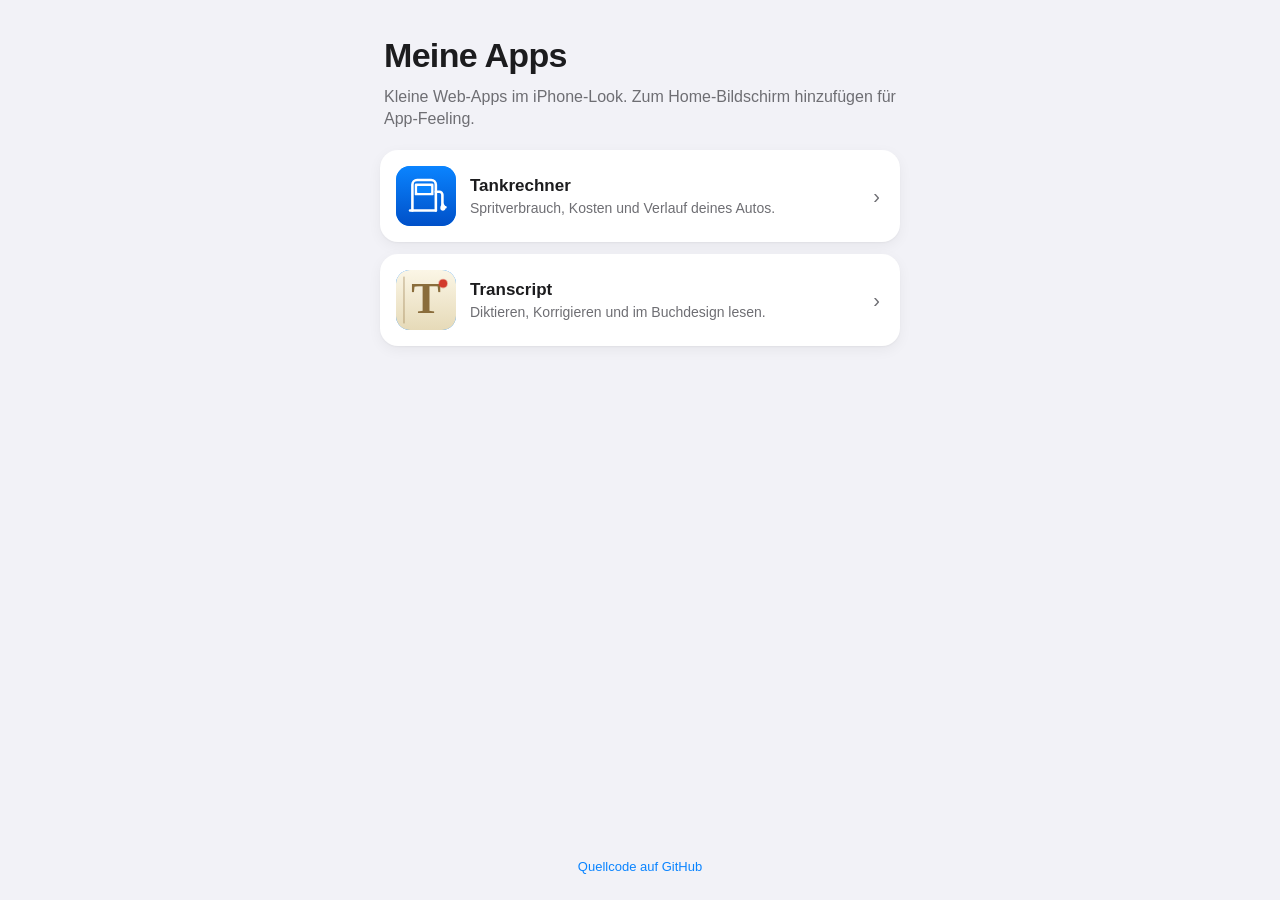
<file: index.html>
<!DOCTYPE html>
<html lang="de">
<head>
  <meta charset="UTF-8" />
  <meta name="viewport" content="width=device-width, initial-scale=1.0, viewport-fit=cover" />
  <meta name="theme-color" content="#0a84ff" />
  <title>Leilei0106 – Apps</title>
  <link rel="icon" href="data:image/svg+xml,%3Csvg xmlns='http://www.w3.org/2000/svg' viewBox='0 0 64 64'%3E%3Crect width='64' height='64' rx='14' fill='%230a84ff'/%3E%3Ctext x='50%25' y='58%25' text-anchor='middle' fill='white' font-family='-apple-system,sans-serif' font-size='34' font-weight='700'%3EL%3C/text%3E%3C/svg%3E" />
  <style>
    :root {
      --bg: #f2f2f7;
      --bg-elev: #ffffff;
      --text: #1c1c1e;
      --text-secondary: #6e6e73;
      --separator: rgba(60, 60, 67, 0.18);
      --accent: #0a84ff;
      --shadow: 0 1px 2px rgba(0,0,0,0.04), 0 4px 14px rgba(0,0,0,0.05);
    }
    @media (prefers-color-scheme: dark) {
      :root {
        --bg: #000;
        --bg-elev: #1c1c1e;
        --text: #fff;
        --text-secondary: #98989f;
        --separator: rgba(84, 84, 88, 0.6);
        --shadow: 0 1px 2px rgba(0,0,0,0.4);
      }
    }
    * { box-sizing: border-box; }
    html, body {
      margin: 0; padding: 0;
      background: var(--bg); color: var(--text);
      font-family: -apple-system, BlinkMacSystemFont, "SF Pro Text", "Helvetica Neue", Helvetica, Arial, sans-serif;
      font-size: 17px; line-height: 1.4;
      -webkit-font-smoothing: antialiased;
    }
    .wrap {
      max-width: 560px; margin: 0 auto;
      min-height: 100vh; min-height: 100dvh;
      padding: env(safe-area-inset-top) 20px env(safe-area-inset-bottom);
      display: flex; flex-direction: column;
    }
    header { padding: 32px 4px 20px; }
    h1 { margin: 0; font-size: 34px; font-weight: 700; letter-spacing: -0.02em; }
    header p { margin: 6px 0 0; color: var(--text-secondary); font-size: 16px; }
    main { flex: 1; display: flex; flex-direction: column; gap: 12px; padding-bottom: 24px; }
    .app-card {
      background: var(--bg-elev);
      border-radius: 18px;
      padding: 16px;
      box-shadow: var(--shadow);
      display: flex; align-items: center; gap: 14px;
      text-decoration: none; color: inherit;
      transition: transform 0.08s ease;
      -webkit-tap-highlight-color: transparent;
    }
    .app-card:active { transform: scale(0.985); }
    .app-icon {
      width: 60px; height: 60px; border-radius: 14px;
      flex-shrink: 0;
      display: flex; align-items: center; justify-content: center;
      background: var(--accent); color: white;
      overflow: hidden;
    }
    .app-icon img { width: 100%; height: 100%; display: block; }
    .app-body { flex: 1; min-width: 0; }
    .app-title { font-size: 17px; font-weight: 600; margin: 0; }
    .app-desc { font-size: 14px; color: var(--text-secondary); margin: 2px 0 0; }
    .chev { color: var(--text-secondary); font-size: 20px; padding-right: 4px; }
    footer { padding: 12px 4px 24px; text-align: center; color: var(--text-secondary); font-size: 13px; }
    footer a { color: var(--accent); text-decoration: none; }
  </style>
</head>
<body>
  <div class="wrap">
    <header>
      <h1>Meine Apps</h1>
      <p>Kleine Web-Apps im iPhone-Look. Zum Home-Bildschirm hinzufügen für App-Feeling.</p>
    </header>

    <main>
      <a class="app-card" href="apps/Tankrechner/">
        <span class="app-icon"><img src="apps/Tankrechner/icon.svg" alt="" /></span>
        <span class="app-body">
          <p class="app-title">Tankrechner</p>
          <p class="app-desc">Spritverbrauch, Kosten und Verlauf deines Autos.</p>
        </span>
        <span class="chev" aria-hidden="true">›</span>
      </a>

      <a class="app-card" href="apps/Transcript/">
        <span class="app-icon"><img src="apps/Transcript/icon.svg" alt="" /></span>
        <span class="app-body">
          <p class="app-title">Transcript</p>
          <p class="app-desc">Diktieren, Korrigieren und im Buchdesign lesen.</p>
        </span>
        <span class="chev" aria-hidden="true">›</span>
      </a>
    </main>

    <footer>
      <a href="https://github.com/Leilei0106/Leilei0106">Quellcode auf GitHub</a>
    </footer>
  </div>
</body>
</html>
</file>
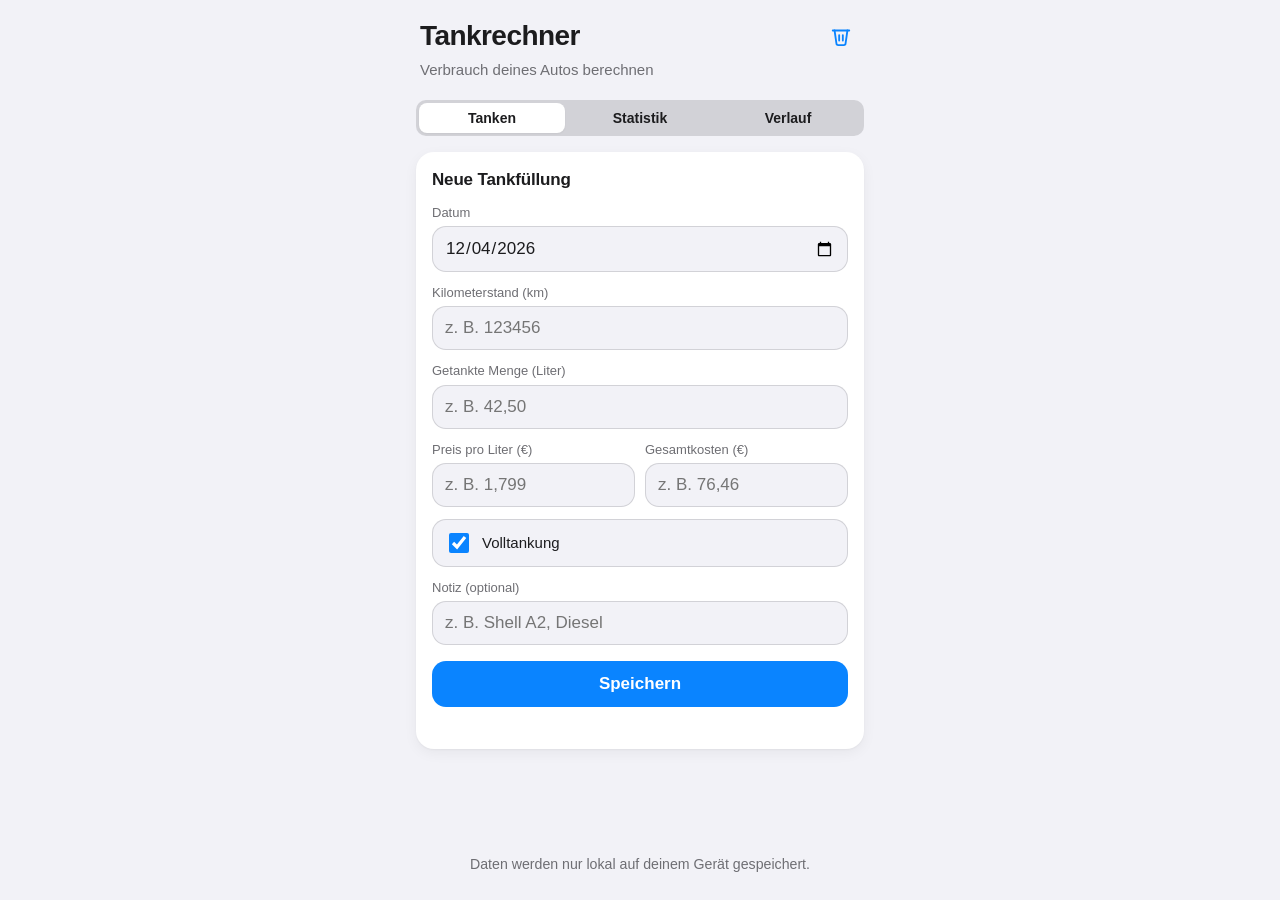
<file: Tankrechner/index.html>
<!DOCTYPE html>
<html lang="de">
<head>
  <meta charset="UTF-8" />
  <meta name="viewport" content="width=device-width, initial-scale=1.0, viewport-fit=cover, user-scalable=no" />
  <meta name="apple-mobile-web-app-capable" content="yes" />
  <meta name="apple-mobile-web-app-status-bar-style" content="black-translucent" />
  <meta name="apple-mobile-web-app-title" content="Tankrechner" />
  <meta name="theme-color" content="#0a84ff" />
  <link rel="manifest" href="manifest.webmanifest" />
  <link rel="apple-touch-icon" href="icon.svg" />
  <link rel="icon" href="icon.svg" type="image/svg+xml" />
  <link rel="stylesheet" href="style.css" />
  <title>Tankrechner</title>
</head>
<body>
  <div class="app">
    <header class="app-header">
      <div class="header-row">
        <h1>Tankrechner</h1>
        <button id="resetBtn" class="icon-btn" title="Alle Daten löschen" aria-label="Zurücksetzen">
          <svg viewBox="0 0 24 24" width="22" height="22" fill="none" stroke="currentColor" stroke-width="2" stroke-linecap="round" stroke-linejoin="round"><polyline points="3 6 5 6 21 6"/><path d="M19 6l-2 14a2 2 0 0 1-2 2H9a2 2 0 0 1-2-2L5 6"/><path d="M10 11v6M14 11v6"/></svg>
        </button>
      </div>
      <p class="subtitle">Verbrauch deines Autos berechnen</p>
    </header>

    <nav class="tabs" role="tablist">
      <button class="tab active" data-tab="add" role="tab">Tanken</button>
      <button class="tab" data-tab="stats" role="tab">Statistik</button>
      <button class="tab" data-tab="history" role="tab">Verlauf</button>
    </nav>

    <main class="content">
      <!-- Add -->
      <section id="tab-add" class="tab-panel active">
        <form id="fuelForm" class="card form" novalidate>
          <h2>Neue Tankfüllung</h2>

          <label class="field">
            <span>Datum</span>
            <input type="date" id="date" required />
          </label>

          <label class="field">
            <span>Kilometerstand (km)</span>
            <input type="number" inputmode="decimal" step="0.1" min="0" id="odometer" placeholder="z. B. 123456" required />
          </label>

          <label class="field">
            <span>Getankte Menge (Liter)</span>
            <input type="number" inputmode="decimal" step="0.01" min="0" id="liters" placeholder="z. B. 42,50" required />
          </label>

          <div class="grid-2">
            <label class="field">
              <span>Preis pro Liter (€)</span>
              <input type="number" inputmode="decimal" step="0.001" min="0" id="pricePerLiter" placeholder="z. B. 1,799" />
            </label>
            <label class="field">
              <span>Gesamtkosten (€)</span>
              <input type="number" inputmode="decimal" step="0.01" min="0" id="totalCost" placeholder="z. B. 76,46" />
            </label>
          </div>

          <label class="field checkbox">
            <input type="checkbox" id="fullTank" checked />
            <span>Volltankung</span>
          </label>

          <label class="field">
            <span>Notiz (optional)</span>
            <input type="text" id="note" maxlength="80" placeholder="z. B. Shell A2, Diesel" />
          </label>

          <button type="submit" class="primary-btn">Speichern</button>
          <p id="formMessage" class="form-message" role="status"></p>
        </form>

        <div id="lastResult" class="card result hidden">
          <h3>Letzte Berechnung</h3>
          <div class="result-row"><span>Strecke seit letzter Tankung</span><strong id="r-distance">–</strong></div>
          <div class="result-row"><span>Verbrauch</span><strong id="r-consumption">–</strong></div>
          <div class="result-row"><span>Kosten pro 100 km</span><strong id="r-cost100">–</strong></div>
        </div>
      </section>

      <!-- Stats -->
      <section id="tab-stats" class="tab-panel">
        <div class="card stat-card">
          <span class="stat-label">Ø Verbrauch</span>
          <span class="stat-value" id="avgConsumption">–</span>
          <span class="stat-unit">L / 100 km</span>
        </div>

        <div class="card stat-card">
          <span class="stat-label">Ø Preis pro Liter</span>
          <span class="stat-value" id="avgPrice">–</span>
          <span class="stat-unit">€ / L</span>
        </div>

        <div class="grid-2">
          <div class="card stat-mini">
            <span class="stat-label">Gefahrene km</span>
            <span class="stat-value-sm" id="totalKm">–</span>
          </div>
          <div class="card stat-mini">
            <span class="stat-label">Getankt gesamt</span>
            <span class="stat-value-sm" id="totalLiters">–</span>
          </div>
          <div class="card stat-mini">
            <span class="stat-label">Ausgaben gesamt</span>
            <span class="stat-value-sm" id="totalSpent">–</span>
          </div>
          <div class="card stat-mini">
            <span class="stat-label">Ø Kosten / km</span>
            <span class="stat-value-sm" id="costPerKm">–</span>
          </div>
        </div>

        <div class="card">
          <h3>Tankungen insgesamt</h3>
          <p class="big-num" id="totalEntries">0</p>
        </div>
      </section>

      <!-- History -->
      <section id="tab-history" class="tab-panel">
        <div id="historyList" class="history"></div>
        <p id="emptyHistory" class="empty hidden">Noch keine Tankungen erfasst.</p>
      </section>
    </main>

    <footer class="footer">
      <small>Daten werden nur lokal auf deinem Gerät gespeichert.</small>
    </footer>
  </div>

  <script src="script.js"></script>
</body>
</html>
</file>
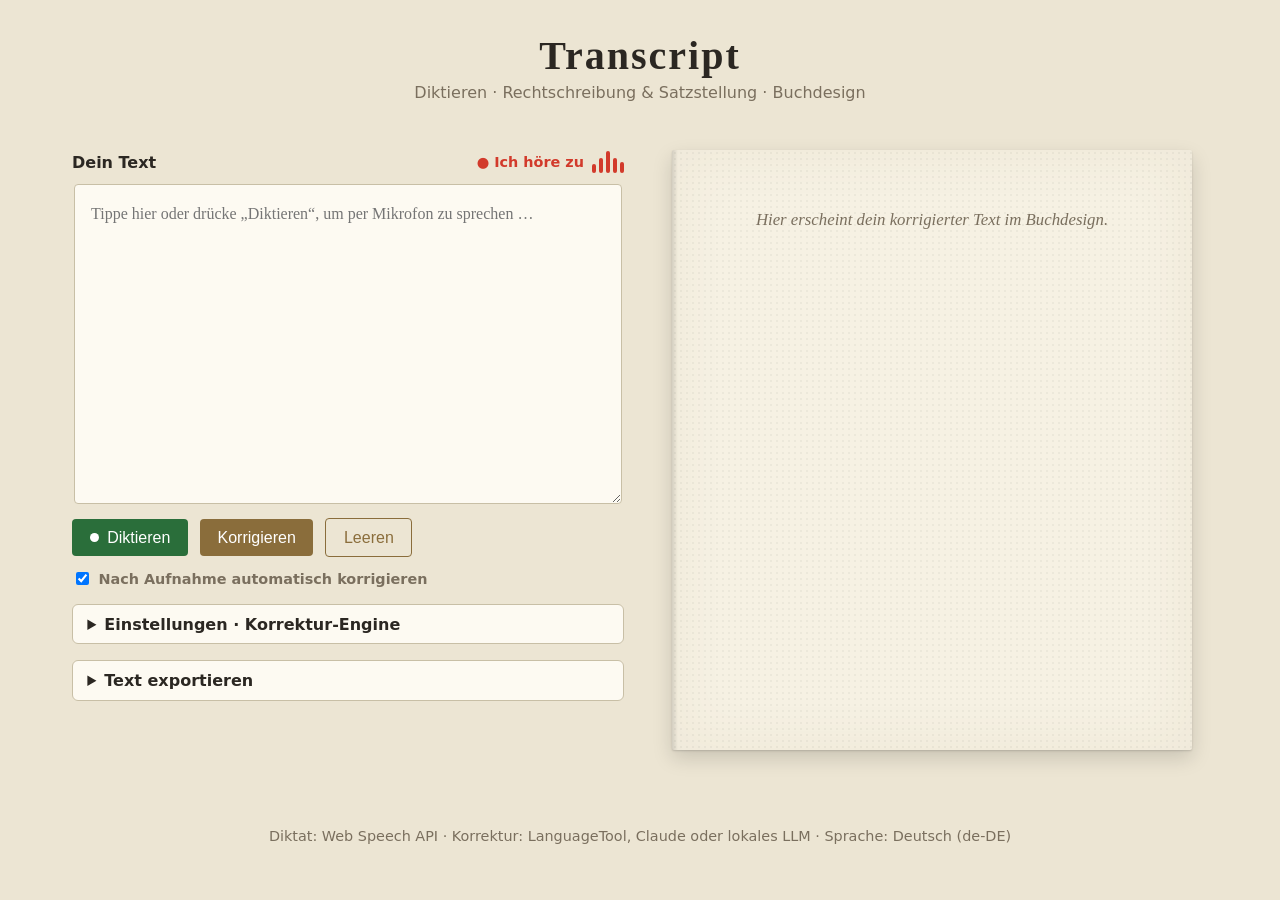
<file: Transcript/index.html>
<!DOCTYPE html>
<html lang="de">
<head>
  <meta charset="UTF-8">
  <meta name="viewport" content="width=device-width, initial-scale=1.0, viewport-fit=cover">
  <title>Transcript – Diktieren &amp; Korrigieren</title>
  <meta name="description" content="Diktiere deutschen Text, korrigiere automatisch und lies ihn im Buchdesign.">

  <link rel="manifest" href="manifest.webmanifest">
  <meta name="theme-color" content="#8a6d3b">
  <link rel="icon" href="icon.svg" type="image/svg+xml">

  <meta name="mobile-web-app-capable" content="yes">
  <meta name="apple-mobile-web-app-capable" content="yes">
  <meta name="apple-mobile-web-app-title" content="Transcript">
  <meta name="apple-mobile-web-app-status-bar-style" content="default">
  <link rel="apple-touch-icon" href="icon.svg">

  <link rel="stylesheet" href="style.css">
</head>
<body>
  <header>
    <h1>Transcript</h1>
    <p class="subtitle">Diktieren · Rechtschreibung &amp; Satzstellung · Buchdesign</p>
  </header>
  <main>
    <section class="editor">
      <div class="input-head">
        <label for="input">Dein Text</label>
        <div class="viz" id="viz" hidden aria-hidden="true">
          <span class="viz-label">Ich höre zu</span>
          <span class="bars"><span></span><span></span><span></span><span></span><span></span></span>
        </div>
      </div>
      <div class="textarea-wrap" id="ta-wrap">
        <textarea id="input" placeholder="Tippe hier oder drücke „Diktieren“, um per Mikrofon zu sprechen …"></textarea>
      </div>
      <div class="actions">
        <button id="record" type="button" class="record">
          <span class="dot" aria-hidden="true"></span>
          <span class="label">Diktieren</span>
        </button>
        <button id="correct" type="button">Korrigieren</button>
        <button id="clear" type="button" class="ghost">Leeren</button>
        <button id="install" type="button" class="ghost" hidden>App installieren</button>
        <label class="auto">
          <input type="checkbox" id="auto-correct" checked>
          Nach Aufnahme automatisch korrigieren
        </label>
      </div>
      <p id="status" class="status" role="status" aria-live="polite" hidden></p>
      <details class="settings" id="settings">
        <summary>Einstellungen · Korrektur-Engine</summary>
        <div class="settings-body">
          <label class="field">
            <span>Korrektur-Engine</span>
            <select id="engine">
              <option value="languagetool">LanguageTool (online, kein Schlüssel nötig)</option>
              <option value="claude">Claude KI (Anthropic Cloud)</option>
              <option value="local">Lokales LLM (LM Studio / Ollama — OpenAI-kompatibel)</option>
            </select>
          </label>

          <div class="engine-block" data-engine="claude">
            <label class="field">
              <span>Anthropic API-Schlüssel</span>
              <input type="password" id="api-key" placeholder="sk-ant-…" autocomplete="off" spellcheck="false">
            </label>
            <label class="field">
              <span>Claude-Modell</span>
              <select id="model">
                <option value="claude-opus-4-7">Opus 4.7 — höchste Qualität</option>
                <option value="claude-sonnet-4-6">Sonnet 4.6 — ausgewogen</option>
                <option value="claude-haiku-4-5-20251001">Haiku 4.5 — schnell &amp; günstig</option>
              </select>
            </label>
            <p class="hint">Schlüssel wird nur im Browser gespeichert. Erstellen unter <a href="https://console.anthropic.com/settings/keys" target="_blank" rel="noopener">console.anthropic.com</a>.</p>
          </div>

          <div class="engine-block" data-engine="local">
            <label class="field">
              <span>Server-URL</span>
              <input type="text" id="local-url" placeholder="http://localhost:1234/v1" autocomplete="off" spellcheck="false">
            </label>
            <label class="field">
              <span>Modell-Name (wie im LM Studio Server geladen)</span>
              <input type="text" id="local-model" placeholder="z. B. qwen3-14b oder llama-3.1-8b-instruct" autocomplete="off" spellcheck="false">
            </label>
            <label class="field">
              <span>API-Schlüssel <small>(optional, leer lassen für LM Studio)</small></span>
              <input type="password" id="local-key" placeholder="leer lassen" autocomplete="off" spellcheck="false">
            </label>
            <p class="hint"><strong>LM Studio:</strong> Modell laden → Tab „Server“ → „Start Server“ → in den <em>Server-Einstellungen</em> die Option <strong>CORS</strong> aktivieren, sonst blockt der Browser die Anfrage. Standard-URL: <code>http://localhost:1234/v1</code>. Ollama: <code>http://localhost:11434/v1</code>.</p>
          </div>
        </div>
      </details>
      <details class="export" id="export">
        <summary>Text exportieren</summary>
        <div class="export-body">
          <button id="exp-copy" type="button" class="ghost">In Zwischenablage kopieren</button>
          <button id="exp-txt" type="button" class="ghost">Als .txt herunterladen</button>
          <button id="exp-md" type="button" class="ghost">Als .md (Markdown)</button>
          <button id="exp-html" type="button" class="ghost">Als HTML (Buchseite)</button>
          <button id="exp-pdf" type="button" class="ghost">Als PDF drucken / speichern</button>
          <p class="hint">PDF öffnet den Druckdialog — dort „Als PDF speichern“ wählen. Nur die Buchseite wird gedruckt.</p>
        </div>
      </details>
      <details class="changes" id="changes" hidden>
        <summary id="changes-summary">Vorgenommene Korrekturen (<span id="change-count">0</span>)</summary>
        <div id="change-body"></div>
      </details>
    </section>
    <section class="book" aria-label="Buchvorschau">
      <article class="page" id="page">
        <p class="placeholder">Hier erscheint dein korrigierter Text im Buchdesign.</p>
      </article>
    </section>
  </main>
  <footer>
    <p>Diktat: Web Speech API · Korrektur: LanguageTool, Claude oder lokales LLM · Sprache: Deutsch (de-DE)</p>
  </footer>

  <div id="toast" class="toast" role="status" aria-live="polite" hidden></div>

  <script src="script.js"></script>
</body>
</html>
</file>
<file: Tankrechner/style.css>
:root {
  --bg: #f2f2f7;
  --bg-elev: #ffffff;
  --text: #1c1c1e;
  --text-secondary: #6e6e73;
  --separator: rgba(60, 60, 67, 0.18);
  --accent: #0a84ff;
  --accent-soft: rgba(10, 132, 255, 0.12);
  --success: #34c759;
  --danger: #ff3b30;
  --radius: 14px;
  --radius-lg: 18px;
  --shadow: 0 1px 2px rgba(0,0,0,0.04), 0 4px 14px rgba(0,0,0,0.05);
}

@media (prefers-color-scheme: dark) {
  :root {
    --bg: #000000;
    --bg-elev: #1c1c1e;
    --text: #ffffff;
    --text-secondary: #98989f;
    --separator: rgba(84, 84, 88, 0.6);
    --accent: #0a84ff;
    --accent-soft: rgba(10, 132, 255, 0.2);
    --shadow: 0 1px 2px rgba(0,0,0,0.4);
  }
}

* { box-sizing: border-box; }

html, body {
  margin: 0;
  padding: 0;
  background: var(--bg);
  color: var(--text);
  font-family: -apple-system, BlinkMacSystemFont, "SF Pro Text", "SF Pro Display",
    "Helvetica Neue", Helvetica, Arial, sans-serif;
  font-size: 17px;
  line-height: 1.4;
  -webkit-font-smoothing: antialiased;
  -webkit-tap-highlight-color: transparent;
  overscroll-behavior-y: contain;
}

.app {
  max-width: 480px;
  margin: 0 auto;
  min-height: 100vh;
  min-height: 100dvh;
  padding: env(safe-area-inset-top) env(safe-area-inset-right) env(safe-area-inset-bottom) env(safe-area-inset-left);
  display: flex;
  flex-direction: column;
}

.app-header {
  padding: 16px 20px 8px;
}

.header-row {
  display: flex;
  align-items: center;
  justify-content: space-between;
}

.app-header h1 {
  margin: 0;
  font-size: 28px;
  font-weight: 700;
  letter-spacing: -0.02em;
}

.subtitle {
  margin: 4px 0 0;
  color: var(--text-secondary);
  font-size: 15px;
}

.icon-btn {
  background: transparent;
  border: none;
  color: var(--accent);
  padding: 8px;
  border-radius: 999px;
  cursor: pointer;
  display: inline-flex;
  align-items: center;
  justify-content: center;
}
.icon-btn:active { background: var(--accent-soft); }

.tabs {
  display: flex;
  gap: 2px;
  margin: 12px 16px 4px;
  padding: 3px;
  background: var(--separator);
  border-radius: 10px;
}
.tab {
  flex: 1;
  border: none;
  background: transparent;
  color: var(--text);
  font-size: 14px;
  font-weight: 600;
  padding: 7px 0;
  border-radius: 8px;
  cursor: pointer;
  transition: background 0.15s ease;
}
.tab.active {
  background: var(--bg-elev);
  box-shadow: 0 1px 2px rgba(0,0,0,0.05);
}

.content {
  flex: 1;
  padding: 12px 16px 20px;
  overflow-y: auto;
}

.tab-panel { display: none; }
.tab-panel.active { display: block; animation: fade 0.2s ease; }

@keyframes fade {
  from { opacity: 0; transform: translateY(4px); }
  to { opacity: 1; transform: translateY(0); }
}

.card {
  background: var(--bg-elev);
  border-radius: var(--radius-lg);
  padding: 16px;
  margin-bottom: 14px;
  box-shadow: var(--shadow);
}

.card h2, .card h3 {
  margin: 0 0 12px;
  font-size: 17px;
  font-weight: 700;
  letter-spacing: -0.01em;
}

.form .field {
  display: block;
  margin-bottom: 12px;
}

.field > span {
  display: block;
  font-size: 13px;
  color: var(--text-secondary);
  margin-bottom: 4px;
  font-weight: 500;
}

.field input[type="text"],
.field input[type="number"],
.field input[type="date"] {
  width: 100%;
  font-size: 17px;
  padding: 11px 12px;
  border: 1px solid var(--separator);
  border-radius: var(--radius);
  background: var(--bg);
  color: var(--text);
  font-family: inherit;
  -webkit-appearance: none;
  appearance: none;
}

.field input:focus {
  outline: none;
  border-color: var(--accent);
  box-shadow: 0 0 0 3px var(--accent-soft);
}

.grid-2 {
  display: grid;
  grid-template-columns: 1fr 1fr;
  gap: 10px;
}

.field.checkbox {
  display: flex;
  align-items: center;
  gap: 10px;
  background: var(--bg);
  padding: 10px 12px;
  border-radius: var(--radius);
  border: 1px solid var(--separator);
}
.field.checkbox > span {
  margin: 0;
  font-size: 15px;
  color: var(--text);
  font-weight: 500;
}
.field.checkbox input {
  width: 20px;
  height: 20px;
  accent-color: var(--accent);
}

.primary-btn {
  width: 100%;
  background: var(--accent);
  color: white;
  border: none;
  border-radius: var(--radius);
  padding: 13px;
  font-size: 17px;
  font-weight: 600;
  cursor: pointer;
  margin-top: 4px;
  font-family: inherit;
  transition: opacity 0.15s ease, transform 0.05s ease;
}
.primary-btn:active { transform: scale(0.98); opacity: 0.9; }

.form-message {
  margin: 8px 0 0;
  font-size: 14px;
  min-height: 18px;
  text-align: center;
}
.form-message.success { color: var(--success); }
.form-message.error { color: var(--danger); }

.result-row {
  display: flex;
  justify-content: space-between;
  align-items: center;
  padding: 8px 0;
  border-bottom: 1px solid var(--separator);
  font-size: 15px;
}
.result-row:last-child { border-bottom: none; }
.result-row span { color: var(--text-secondary); }
.result-row strong { font-weight: 600; }

.hidden { display: none !important; }

.stat-card {
  text-align: center;
  padding: 22px 16px;
}
.stat-label {
  display: block;
  font-size: 13px;
  color: var(--text-secondary);
  text-transform: uppercase;
  letter-spacing: 0.04em;
  font-weight: 600;
}
.stat-value {
  display: block;
  font-size: 44px;
  font-weight: 700;
  letter-spacing: -0.03em;
  margin: 6px 0 0;
  color: var(--accent);
}
.stat-unit {
  display: block;
  color: var(--text-secondary);
  font-size: 14px;
}

.stat-mini {
  text-align: center;
  padding: 14px 10px;
}
.stat-value-sm {
  display: block;
  font-size: 20px;
  font-weight: 700;
  margin-top: 4px;
  color: var(--text);
}

.big-num {
  margin: 0;
  font-size: 36px;
  font-weight: 700;
  text-align: center;
  color: var(--accent);
}

.history {
  display: flex;
  flex-direction: column;
  gap: 10px;
}

.history-item {
  background: var(--bg-elev);
  border-radius: var(--radius-lg);
  padding: 14px 16px;
  box-shadow: var(--shadow);
  display: flex;
  flex-direction: column;
  gap: 6px;
  position: relative;
}

.history-head {
  display: flex;
  justify-content: space-between;
  align-items: baseline;
}
.history-date {
  font-weight: 600;
  font-size: 15px;
}
.history-cons {
  color: var(--accent);
  font-weight: 700;
  font-size: 16px;
}
.history-meta {
  color: var(--text-secondary);
  font-size: 13px;
  display: flex;
  gap: 10px;
  flex-wrap: wrap;
}
.history-note {
  color: var(--text-secondary);
  font-size: 13px;
  font-style: italic;
}
.history-delete {
  position: absolute;
  top: 10px;
  right: 10px;
  background: transparent;
  border: none;
  color: var(--danger);
  padding: 6px;
  cursor: pointer;
  border-radius: 8px;
  font-size: 13px;
  font-weight: 600;
}
.history-delete:active { background: rgba(255,59,48,0.1); }

.empty {
  text-align: center;
  color: var(--text-secondary);
  padding: 40px 20px;
  font-size: 15px;
}

.footer {
  padding: 12px 20px 24px;
  text-align: center;
  color: var(--text-secondary);
}
</file>
<file: Transcript/style.css>
:root {
  --paper: #f6f1e3;
  --ink: #2b2722;
  --accent: #8a6d3b;
  --muted: #7a6f5e;
  --shadow: rgba(0, 0, 0, 0.15);
  --record: #2a6e3a;
  --record-active: #d23a2b;
  --del: #b14b3a;
  --ins: #2a6e3a;
}

* { box-sizing: border-box; }

body {
  margin: 0;
  font-family: system-ui, -apple-system, "Segoe UI", Roboto, sans-serif;
  background: #ece5d3;
  color: var(--ink);
  min-height: 100vh;
}

header { text-align: center; padding: 2rem 1rem 1rem; }
header h1 { font-family: "Georgia", "Times New Roman", serif; font-size: 2.5rem; margin: 0; letter-spacing: 0.05em; }
.subtitle { color: var(--muted); margin-top: 0.25rem; }

main {
  display: grid;
  grid-template-columns: 1fr 1fr;
  gap: 2rem;
  max-width: 1200px;
  margin: 0 auto;
  padding: 1rem 2rem 3rem;
}

@media (max-width: 800px) {
  main { grid-template-columns: 1fr; }
}

.editor { display: flex; flex-direction: column; }

.input-head {
  display: flex;
  align-items: center;
  justify-content: space-between;
  margin-bottom: 0.5rem;
  gap: 0.75rem;
  min-height: 1.5rem;
}

.editor label { font-weight: 600; }

.textarea-wrap {
  position: relative;
  border-radius: 6px;
  padding: 2px;
  transition: box-shadow 0.2s ease;
}

.textarea-wrap.recording {
  box-shadow: 0 0 0 3px var(--record-active), 0 0 16px rgba(210, 58, 43, 0.35);
  animation: glow 1.6s ease-in-out infinite;
}

@keyframes glow {
  0%, 100% { box-shadow: 0 0 0 3px var(--record-active), 0 0 8px rgba(210, 58, 43, 0.25); }
  50%      { box-shadow: 0 0 0 3px var(--record-active), 0 0 22px rgba(210, 58, 43, 0.55); }
}

textarea {
  width: 100%;
  min-height: 320px;
  padding: 1rem;
  border: 1px solid #c8bfa6;
  border-radius: 4px;
  background: #fdfaf2;
  font-family: "Georgia", serif;
  font-size: 1rem;
  line-height: 1.6;
  resize: vertical;
  color: var(--ink);
  display: block;
}

.viz {
  display: inline-flex;
  align-items: center;
  gap: 0.5rem;
  color: var(--record-active);
  font-weight: 600;
  font-size: 0.9rem;
}

.viz-label::before { content: "● "; animation: blink 1s steps(2) infinite; }
@keyframes blink { 50% { opacity: 0; } }

.viz .bars { display: inline-flex; align-items: flex-end; gap: 3px; height: 22px; }

.viz .bars span {
  width: 4px;
  background: var(--record-active);
  border-radius: 2px;
  display: inline-block;
  transform-origin: bottom center;
  animation: bars 1.05s ease-in-out infinite;
}

.viz .bars span:nth-child(1) { height: 40%; animation-delay: 0.00s; }
.viz .bars span:nth-child(2) { height: 70%; animation-delay: 0.15s; }
.viz .bars span:nth-child(3) { height: 100%; animation-delay: 0.30s; }
.viz .bars span:nth-child(4) { height: 70%; animation-delay: 0.45s; }
.viz .bars span:nth-child(5) { height: 50%; animation-delay: 0.60s; }

@keyframes bars {
  0%, 100% { transform: scaleY(0.35); }
  50%      { transform: scaleY(1); }
}

.actions {
  display: flex;
  align-items: center;
  gap: 0.75rem;
  margin-top: 0.75rem;
  flex-wrap: wrap;
}

button {
  background: var(--accent);
  color: #fff;
  border: 0;
  padding: 0.6rem 1.1rem;
  border-radius: 4px;
  cursor: pointer;
  font-size: 1rem;
}

button:hover { background: #715a31; }
button:disabled { opacity: 0.6; cursor: not-allowed; }

button.ghost {
  background: transparent;
  color: var(--accent);
  border: 1px solid var(--accent);
}

button.ghost:hover { background: rgba(138, 109, 59, 0.08); }

button.record {
  display: inline-flex;
  align-items: center;
  gap: 0.5rem;
  background: var(--record);
}

button.record:hover { background: #225a30; }
button.record.recording { background: var(--record-active); }
button.record.recording:hover { background: #a82e22; }

button.record .dot { width: 0.6rem; height: 0.6rem; border-radius: 50%; background: #fff; display: inline-block; }
button.record.recording .dot { animation: pulse 1s infinite ease-in-out; }

@keyframes pulse {
  0%, 100% { opacity: 1; transform: scale(1); }
  50%      { opacity: 0.4; transform: scale(1.4); }
}

label.auto {
  display: inline-flex;
  align-items: center;
  gap: 0.4rem;
  font-size: 0.9rem;
  color: var(--muted);
  cursor: pointer;
}

.status {
  margin: 0.5rem 0 0;
  color: var(--record-active);
  font-size: 0.9rem;
  font-weight: 600;
  min-height: 0;
}

.status[hidden] { display: none; }
.status .interim { font-style: italic; color: #5a6e8a; font-weight: normal; }

.settings,
.export,
.changes {
  margin-top: 1rem;
  background: #fdfaf2;
  border: 1px solid #c8bfa6;
  border-radius: 6px;
  padding: 0.6rem 0.9rem;
}

.settings summary,
.export summary,
.changes summary {
  cursor: pointer;
  font-weight: 600;
}

.settings-body {
  display: grid;
  gap: 0.75rem;
  margin-top: 0.8rem;
}

.settings-body .field {
  display: flex;
  flex-direction: column;
  gap: 0.3rem;
  font-size: 0.9rem;
}

.settings-body .field small { color: var(--muted); font-weight: normal; }

.settings-body select,
.settings-body input[type="password"],
.settings-body input[type="text"] {
  padding: 0.5rem 0.6rem;
  border: 1px solid #c8bfa6;
  border-radius: 4px;
  background: #fff;
  font-size: 1rem;
  color: var(--ink);
  font-family: inherit;
}

.engine-block {
  display: none;
  padding-top: 0.4rem;
  border-top: 1px dashed #d8cfb5;
  display: grid;
  gap: 0.75rem;
}

.engine-block[hidden] { display: none; }

.settings-body .hint,
.export-body .hint {
  font-size: 0.85rem;
  color: var(--muted);
  margin: 0;
}

.settings-body .hint a,
.settings-body .hint code,
.export-body .hint a { color: var(--accent); }
.settings-body .hint code { background: rgba(138, 109, 59, 0.08); padding: 0 0.3em; border-radius: 3px; font-size: 0.95em; }

.export-body {
  display: flex;
  flex-wrap: wrap;
  gap: 0.5rem;
  margin-top: 0.8rem;
}

.export-body .hint { width: 100%; }

.export-body button { font-size: 0.9rem; padding: 0.45rem 0.8rem; }

#change-body { margin-top: 0.75rem; }

.diff {
  font-family: "Georgia", serif;
  line-height: 1.7;
  white-space: pre-wrap;
  word-wrap: break-word;
  background: #fff;
  border: 1px solid #e6dfc6;
  border-radius: 4px;
  padding: 0.7rem 0.9rem;
  max-height: 280px;
  overflow-y: auto;
}

.diff del {
  color: var(--del);
  text-decoration: line-through;
  background: rgba(177, 75, 58, 0.08);
  padding: 0 2px;
  border-radius: 2px;
}

.diff ins {
  color: var(--ins);
  text-decoration: none;
  font-weight: 600;
  background: rgba(42, 110, 58, 0.08);
  padding: 0 2px;
  border-radius: 2px;
}

.diff-meta {
  display: flex;
  gap: 1rem;
  margin-bottom: 0.5rem;
  font-size: 0.85rem;
  color: var(--muted);
}

.lt-list { margin: 0; padding-left: 1.25rem; }
.lt-list li { margin-bottom: 0.4rem; }
.lt-list del { color: var(--del); text-decoration: line-through; }
.lt-list ins { color: var(--ins); text-decoration: none; font-weight: 600; }

.book { display: flex; justify-content: center; }

.page {
  background: var(--paper);
  background-image: radial-gradient(rgba(0, 0, 0, 0.04) 1px, transparent 1px);
  background-size: 6px 6px;
  width: 100%;
  max-width: 520px;
  min-height: 600px;
  padding: 3.5rem 3rem;
  font-family: "Georgia", "Times New Roman", serif;
  font-size: 1.05rem;
  line-height: 1.7;
  text-align: justify;
  hyphens: auto;
  color: var(--ink);
  box-shadow:
    0 1px 2px var(--shadow),
    0 8px 20px var(--shadow),
    inset 0 0 60px rgba(120, 90, 40, 0.06);
  border-radius: 2px;
  position: relative;
}

.page::before {
  content: "";
  position: absolute;
  left: 0;
  top: 0;
  bottom: 0;
  width: 6px;
  background: linear-gradient(to right, rgba(0, 0, 0, 0.12), transparent);
  border-top-left-radius: 2px;
  border-bottom-left-radius: 2px;
}

.page p { margin: 0 0 1rem; }

.page p:first-of-type:not(.placeholder)::first-letter {
  font-size: 3.4rem;
  float: left;
  line-height: 0.9;
  padding: 0.3rem 0.5rem 0 0;
  font-weight: 700;
  color: var(--accent);
}

.page .placeholder {
  color: var(--muted);
  font-style: italic;
  text-align: center;
}

footer {
  text-align: center;
  color: var(--muted);
  padding: 1rem;
  font-size: 0.9rem;
}

footer a { color: var(--accent); }

/* ---------- Toast ---------- */
.toast {
  position: fixed;
  bottom: 1.5rem;
  right: 1.5rem;
  background: #2b2722;
  color: #fdfaf2;
  padding: 0.7rem 1.1rem;
  border-radius: 6px;
  box-shadow: 0 6px 20px rgba(0,0,0,0.3);
  font-size: 0.9rem;
  z-index: 1000;
  opacity: 0;
  transform: translateY(10px);
  transition: opacity 0.25s ease, transform 0.25s ease;
  pointer-events: none;
  max-width: 360px;
  line-height: 1.4;
}
.toast.show { opacity: 1; transform: translateY(0); }
.toast.error { background: #8a2a1d; }
.toast.busy { background: #5a4b2a; }

@media (max-width: 500px) {
  .toast { right: 0.75rem; left: 0.75rem; bottom: 0.75rem; max-width: none; }
}

/* ---------- Print: only the book page ---------- */
@page { margin: 1.8cm; }

@media print {
  body { background: #fff; color: #000; }
  header,
  footer,
  .editor,
  .input-head,
  .actions,
  .settings,
  .export,
  .changes,
  .status,
  .toast { display: none !important; }
  main {
    display: block;
    padding: 0;
    max-width: none;
  }
  .book { display: block; }
  .page {
    background: #fff;
    background-image: none;
    box-shadow: none;
    max-width: none;
    min-height: 0;
    padding: 0;
    margin: 0;
    border-radius: 0;
  }
  .page::before { display: none; }
  .page p:first-of-type:not(.placeholder)::first-letter { color: #444; }
}
</file>
